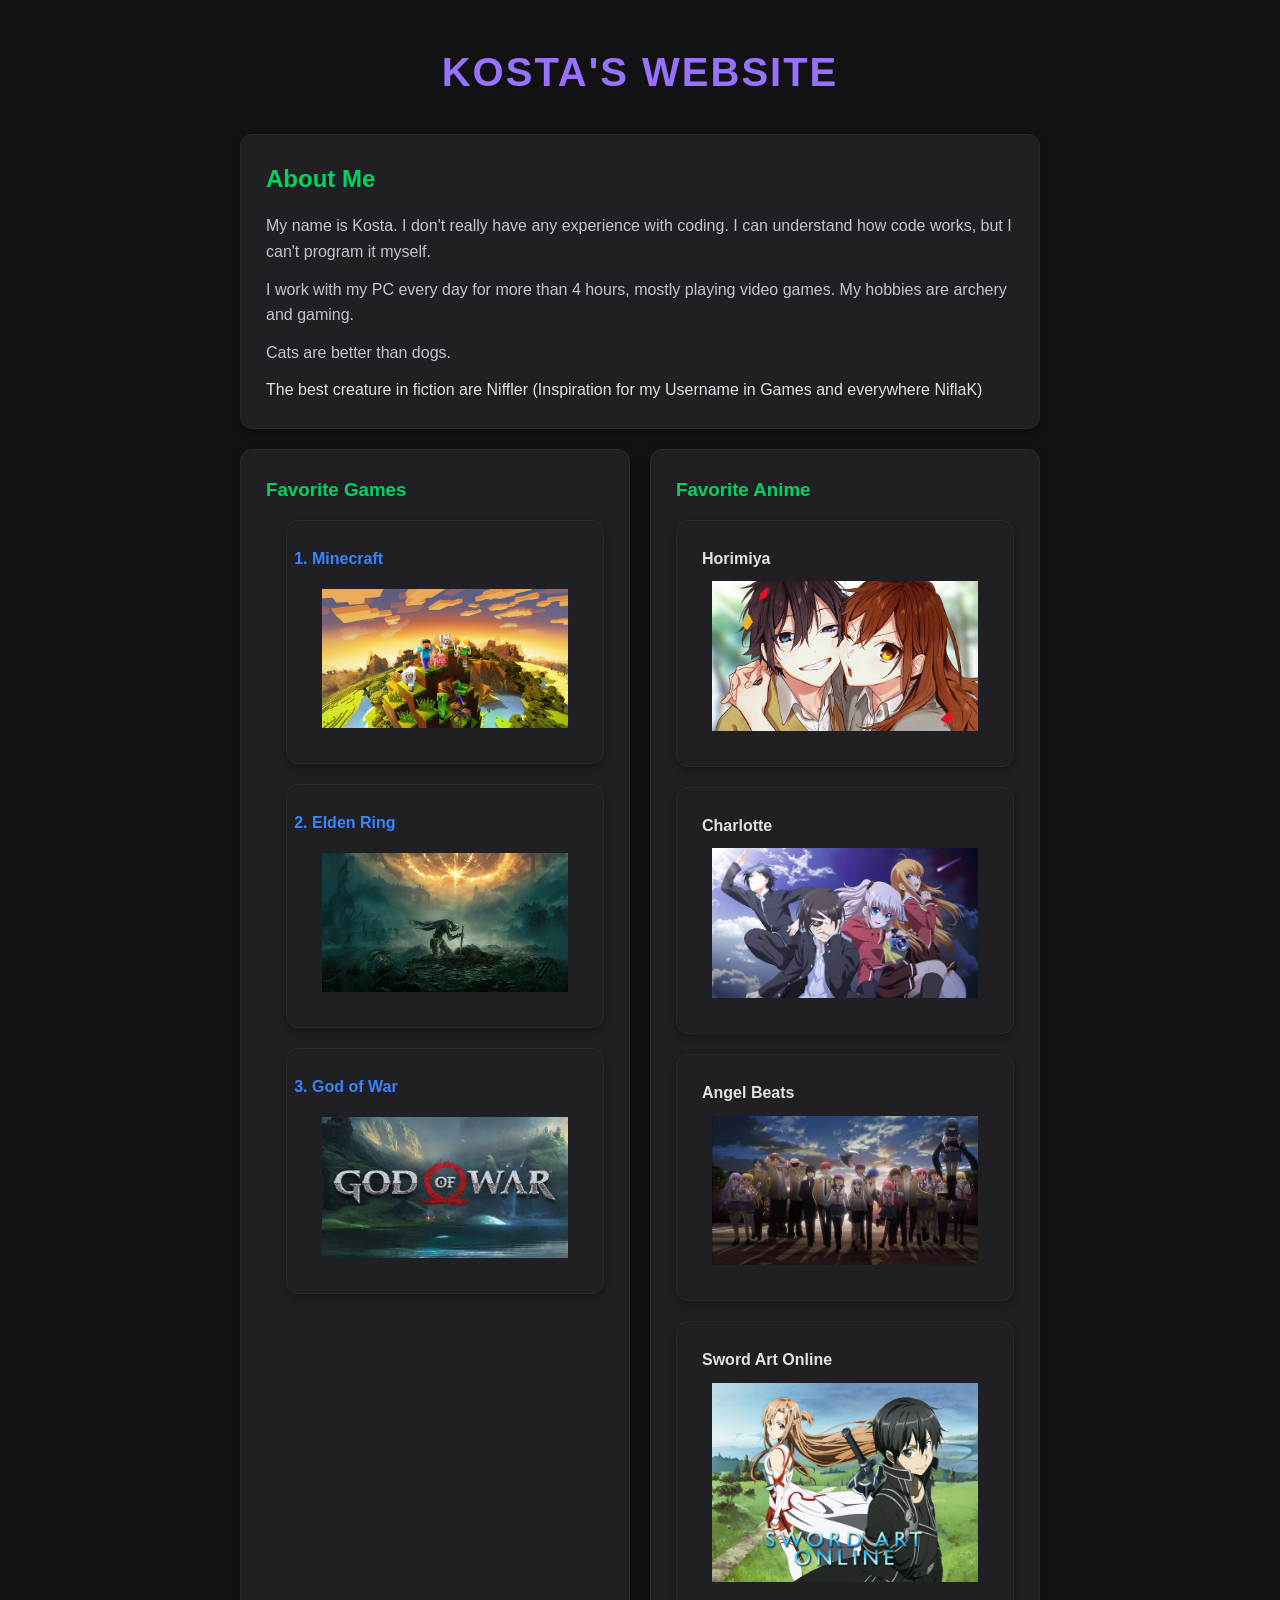
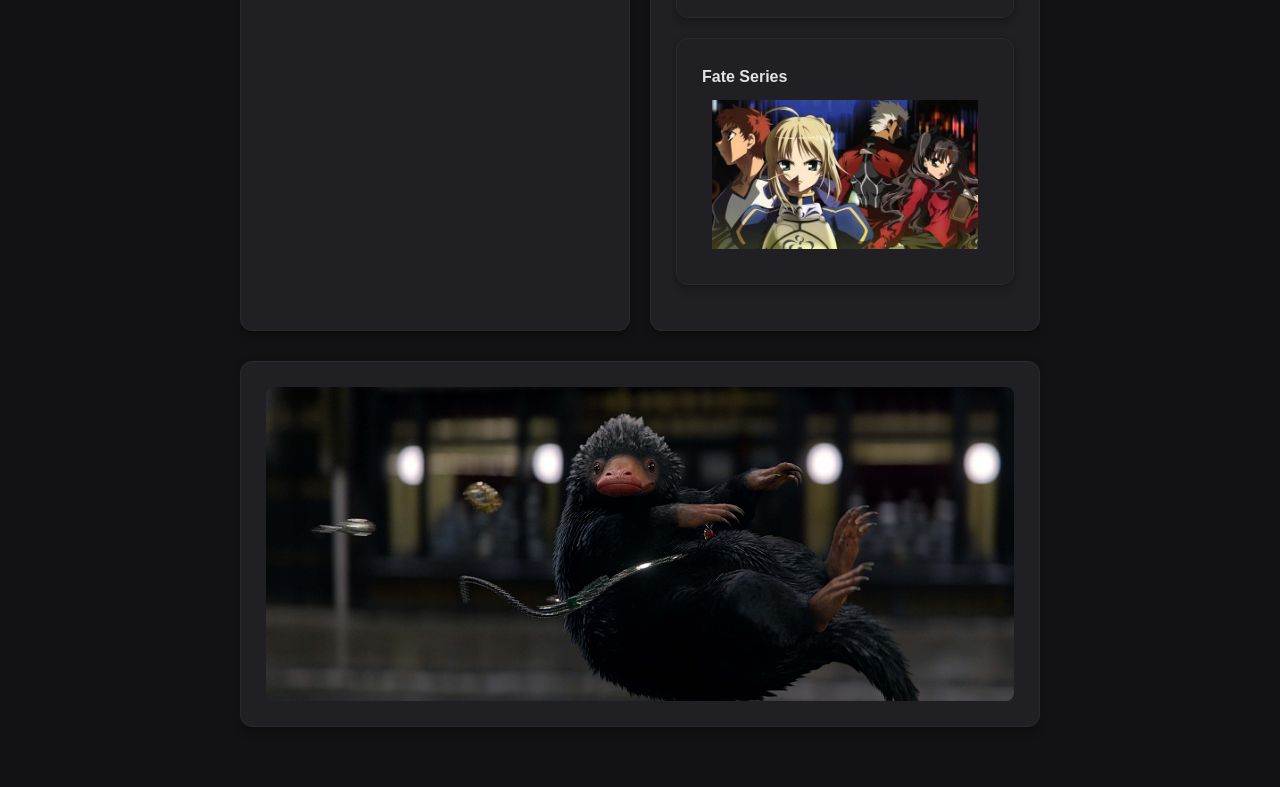
<file: index.html>
<!DOCTYPE html>
<html lang="en">
<head>
  <meta charset="UTF-8">
  <meta name="viewport" content="width=device-width, initial-scale=1.0">
  <title>Main Page</title>
  <link rel="stylesheet" href="experiment.css">
</head>

<body>

  <main class="container">

    <header>
      <h1>Kosta's Website</h1>
    </header>

    
    <section class="card intro">
      <h2>About Me</h2>
      <p>
        My name is Kosta. I don't really have any experience with coding.
        I can understand how code works, but I can't program it myself.
      </p>
      <p>
        I work with my PC every day for more than 4 hours, mostly playing video games.
        My hobbies are archery and gaming.
      </p>
      <p>
      Cats are better than dogs.
      </p>
      The best creature in fiction are Niffler (Inspiration for my Username in Games and everywhere NiflaK)
    </section>

    
    <div class="grid-container">

      
      <section class="card">
        <h3>Favorite Games</h3>
        <ol class="styled-list">
      <a href="minecraft experiment.html">
          <div class="minecraft-card" style="margin-top: 15px;">
          <li>Minecraft</li>
          <img src="minecraft.jpg" alt="Minecraft" class="image-section">
        </div>
      </a>
      <a href="elden ring experiment.html">
        <div class="minecraft-card" style="margin-top: 15px;">
          <li>Elden Ring</li>
          <img src="elden ring.webp" alt="Elden Ring" class="image-section">
        </div>
      </a>
        <a href="GodofWar.html">
          <div class="minecraft-card" style="margin-top: 15px;">
            <li>God of War</li>
            <img src="god of war.jpeg" alt="God of War" class="image-section">
          </div>
      </a>
        </ol>
      </section>

      <section class="card">
        <h3>Favorite Anime</h3>

        <div class="card" style="margin-top: 15px;">
          <h4>Horimiya</h4>
          <img src="horimya.jpeg" alt="Horimiya" class="image-section">
        </div>

        <div class="card" style="margin-top: 15px;">
          <h4>Charlotte</h4>
          <img src="charlotte.jpeg" alt="Charlotte" class="image-section">
        </div>

        <div class="card" style="margin-top: 15px;">
          <h4>Angel Beats</h4>
          <img src="angel beats.jpg" alt="Angel Beats" class="image-section">
        </div>

        <div class="card" style="margin-top: 15px;">
          <h4>Sword Art Online</h4>
          <img src="sword art online.png" alt="Sword Art Online" class="image-section">
        </div>

         <div class="card" style="margin-top: 15px;">
          <h4>Fate Series</h4>
          <img src="fate.jpeg" alt="Fate Series" class="image-section">
        </div>

      </section>
    </div>

    
    <section class="card niffler-section">
      <img src="niffler.jpg" alt="Niffler">
    </section>

  </main>

</body>
</html>
</file>
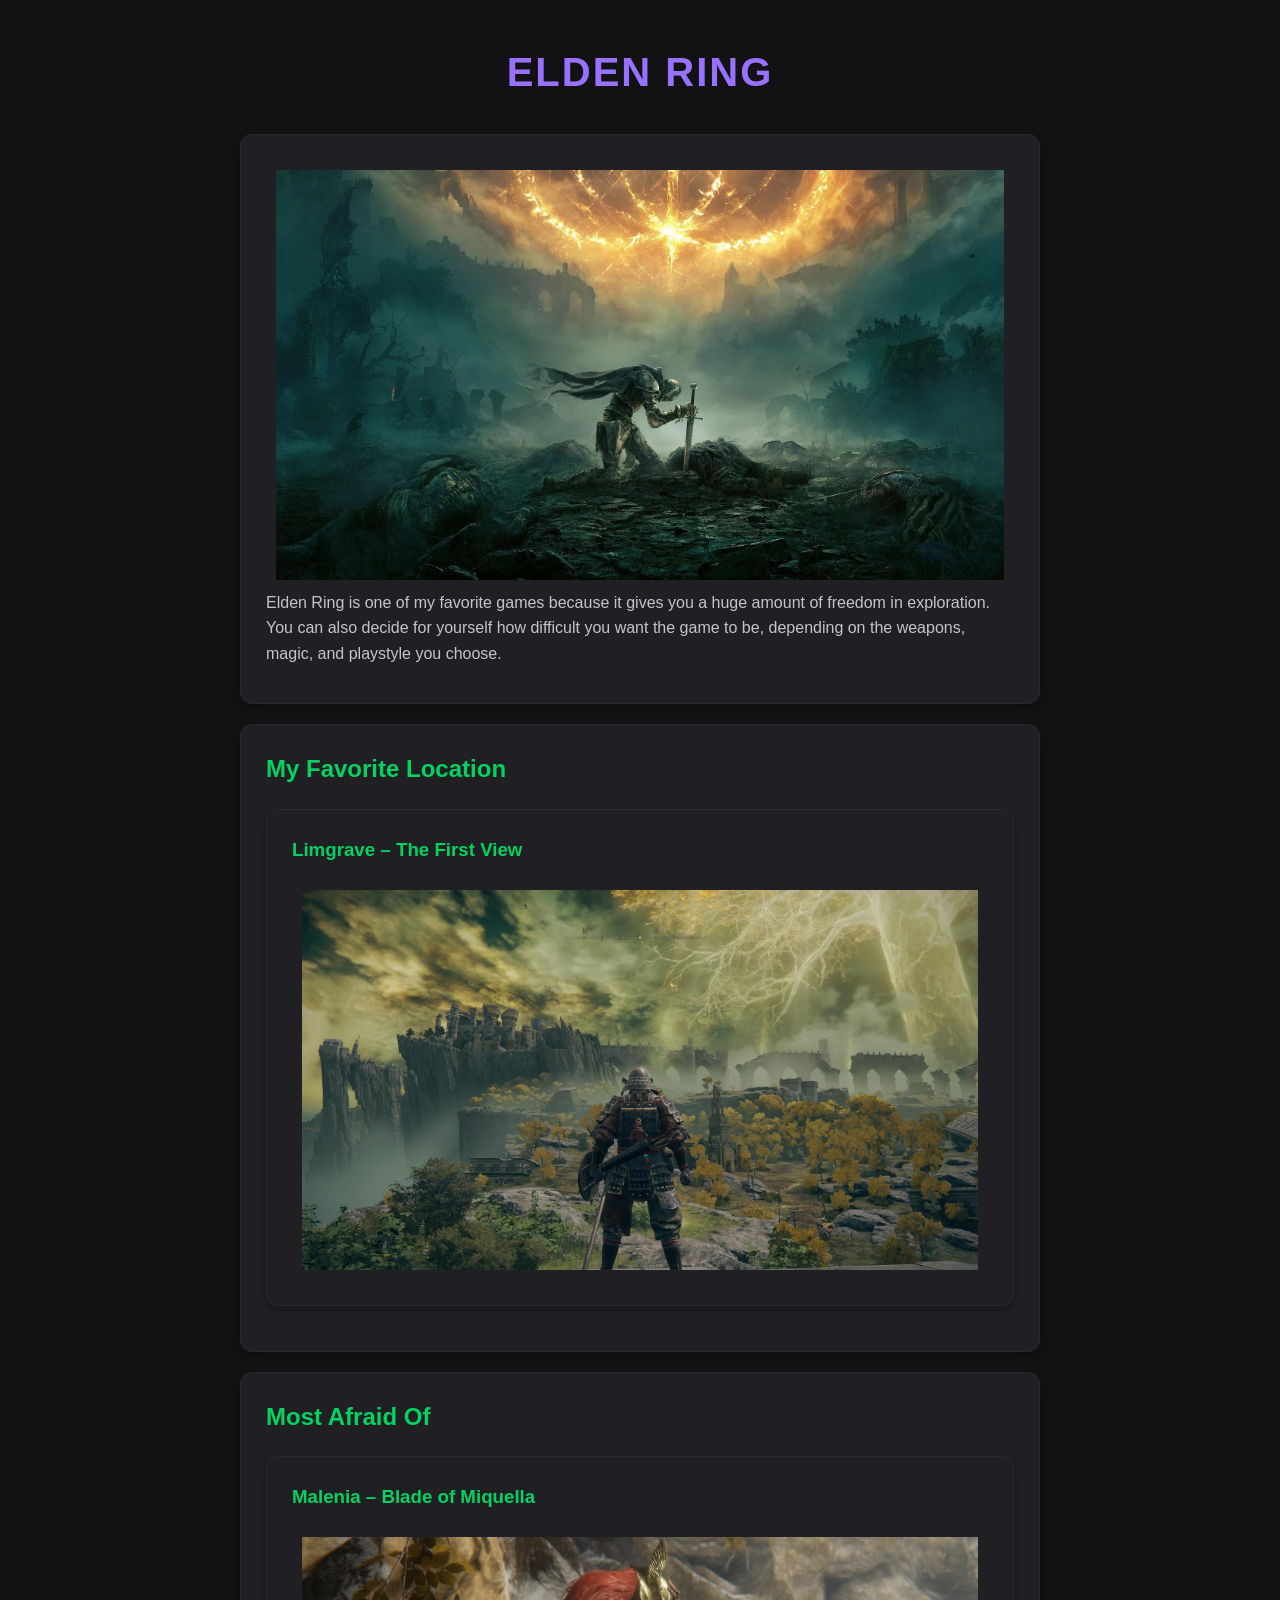
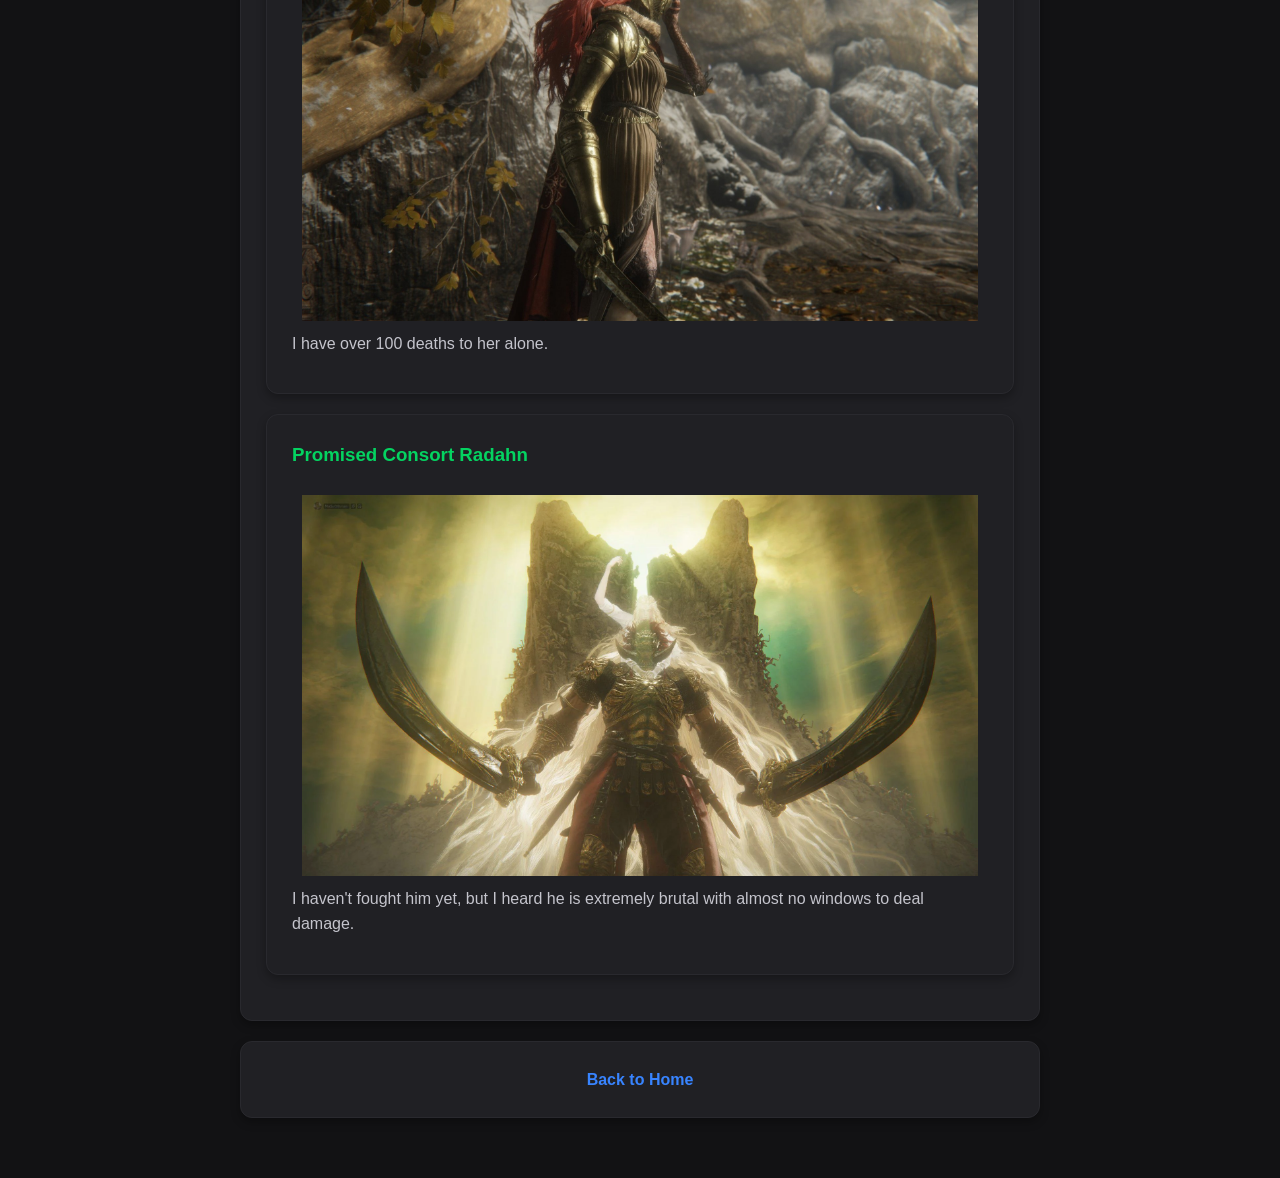
<file: elden ring experiment.html>
<!DOCTYPE html>
<html lang="en">
<head>
  <meta charset="UTF-8">
  <meta name="viewport" content="width=device-width, initial-scale=1.0">
  <title>Elden Ring</title>
  <link rel="stylesheet" href="experiment.css">
</head>

<body>

  <main class="container">

    <header>
      <h1 class="test">Elden Ring</h1>
    </header>

    
    <section class="card">
      <img src="elden ring.webp" alt="Elden Ring" class="image-section">
      <p>
        Elden Ring is one of my favorite games because it gives you a huge amount of freedom
        in exploration. You can also decide for yourself how difficult you want the game to be,
        depending on the weapons, magic, and playstyle you choose.
      </p>
    </section>

    
    <section class="card">
      <h2>My Favorite Location</h2>

      <div class="minecraft-card" style="margin-top: 20px;">
        <h3>Limgrave – The First View</h3>
        <img src="elden ring first view.jpg" alt="Limgrave" class="image-section">
      </div>
    </section>

    
    <section class="card">
      <h2>Most Afraid Of</h2>

      
      <div class="minecraft-card" style="margin-top: 20px;">
        <h3>Malenia – Blade of Miquella</h3>
        <img src="malenia.jpg" alt="Malenia" class="image-section">
        <p>I have over 100 deaths to her alone.</p>
      </div>

      
      <div class="minecraft-card" style="margin-top: 20px;">
        <h3>Promised Consort Radahn</h3>
        <img src="radan.webp" alt="Radahn" class="image-section">
        <p>
          I haven't fought him yet, but I heard he is extremely brutal
          with almost no windows to deal damage.
        </p>
      </div>
    </section>

    
    <section class="card" style="text-align: center;">
      <a href="index.html">Back to Home</a>
    </section>

  </main>

</body>
</html>
</file>
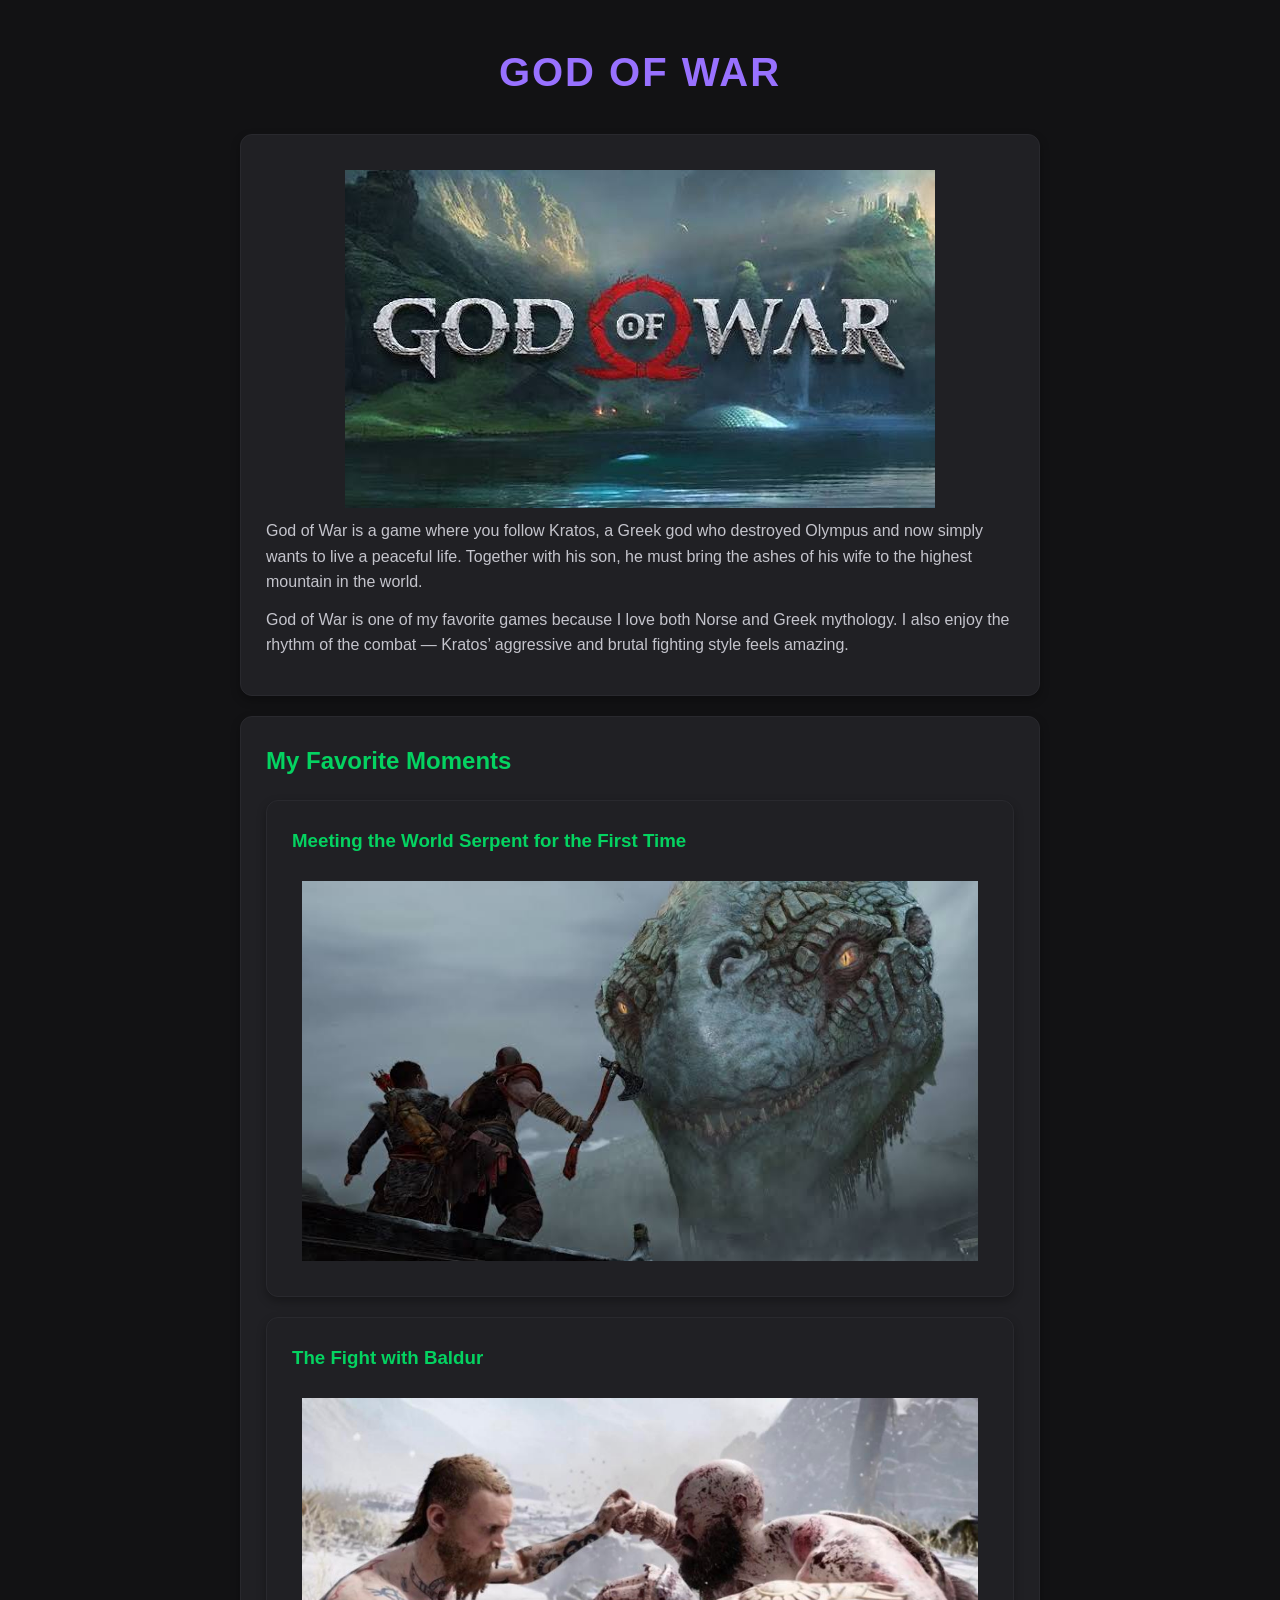
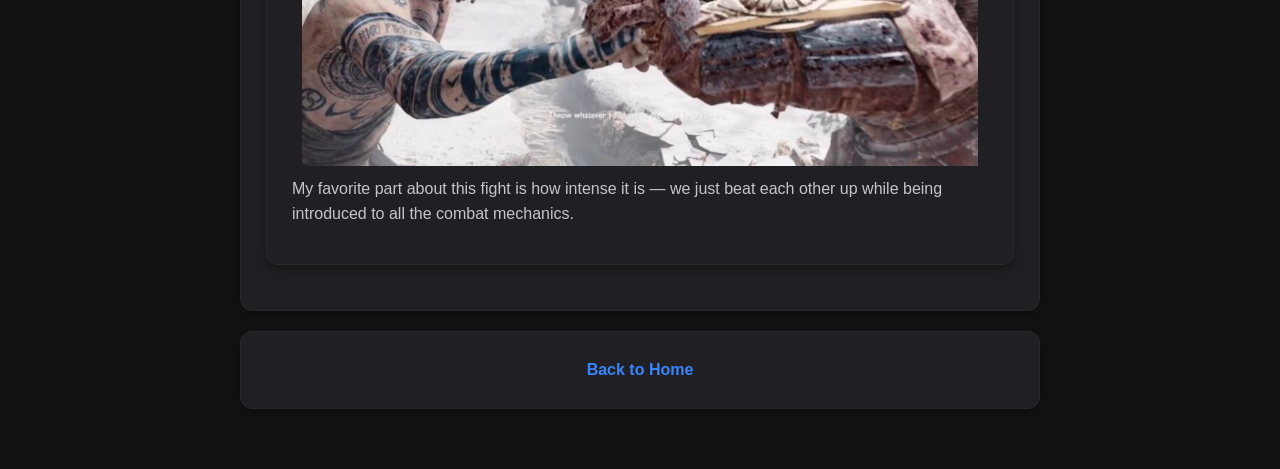
<file: GodofWar.html>
<!DOCTYPE html>
<html lang="en">
<head>
  <meta charset="UTF-8">
  <meta name="viewport" content="width=device-width, initial-scale=1.0">
  <title>God of War</title>
  <link rel="stylesheet" href="experiment.css">
</head>

<body>

  <main class="container">

    <header>
      <h1>God of War</h1>
    </header>

    
    <section class="card">
      <img src="god of war.jpeg" alt="God of War" class="image-section">
      <p>
        God of War is a game where you follow Kratos, a Greek god who destroyed Olympus
        and now simply wants to live a peaceful life. Together with his son, he must bring
        the ashes of his wife to the highest mountain in the world.
      </p>
      <p>
        God of War is one of my favorite games because I love both Norse and Greek mythology.
        I also enjoy the rhythm of the combat — Kratos’ aggressive and brutal fighting style
        feels amazing.
      </p>
    </section>

    
    <section class="card">
      <h2>My Favorite Moments</h2>

      <div class="minecraft-card" style="margin-top: 20px;">
        <h3>Meeting the World Serpent for the First Time</h3>
        <img src="schlange.jpeg" alt="World Serpent" class="image-section">
      </div>

      <div class="minecraft-card" style="margin-top: 20px;">
        <h3>The Fight with Baldur</h3>
        <img src="baldur.jpg" alt="Baldur" class="image-section">
        <p>
          My favorite part about this fight is how intense it is — we just beat each other up
          while being introduced to all the combat mechanics.
        </p>
      </div>
    </section>

    
    <section class="card" style="text-align: center;">
      <a href="index.html">Back to Home</a>
    </section>

  </main>

</body>
</html>
</file>
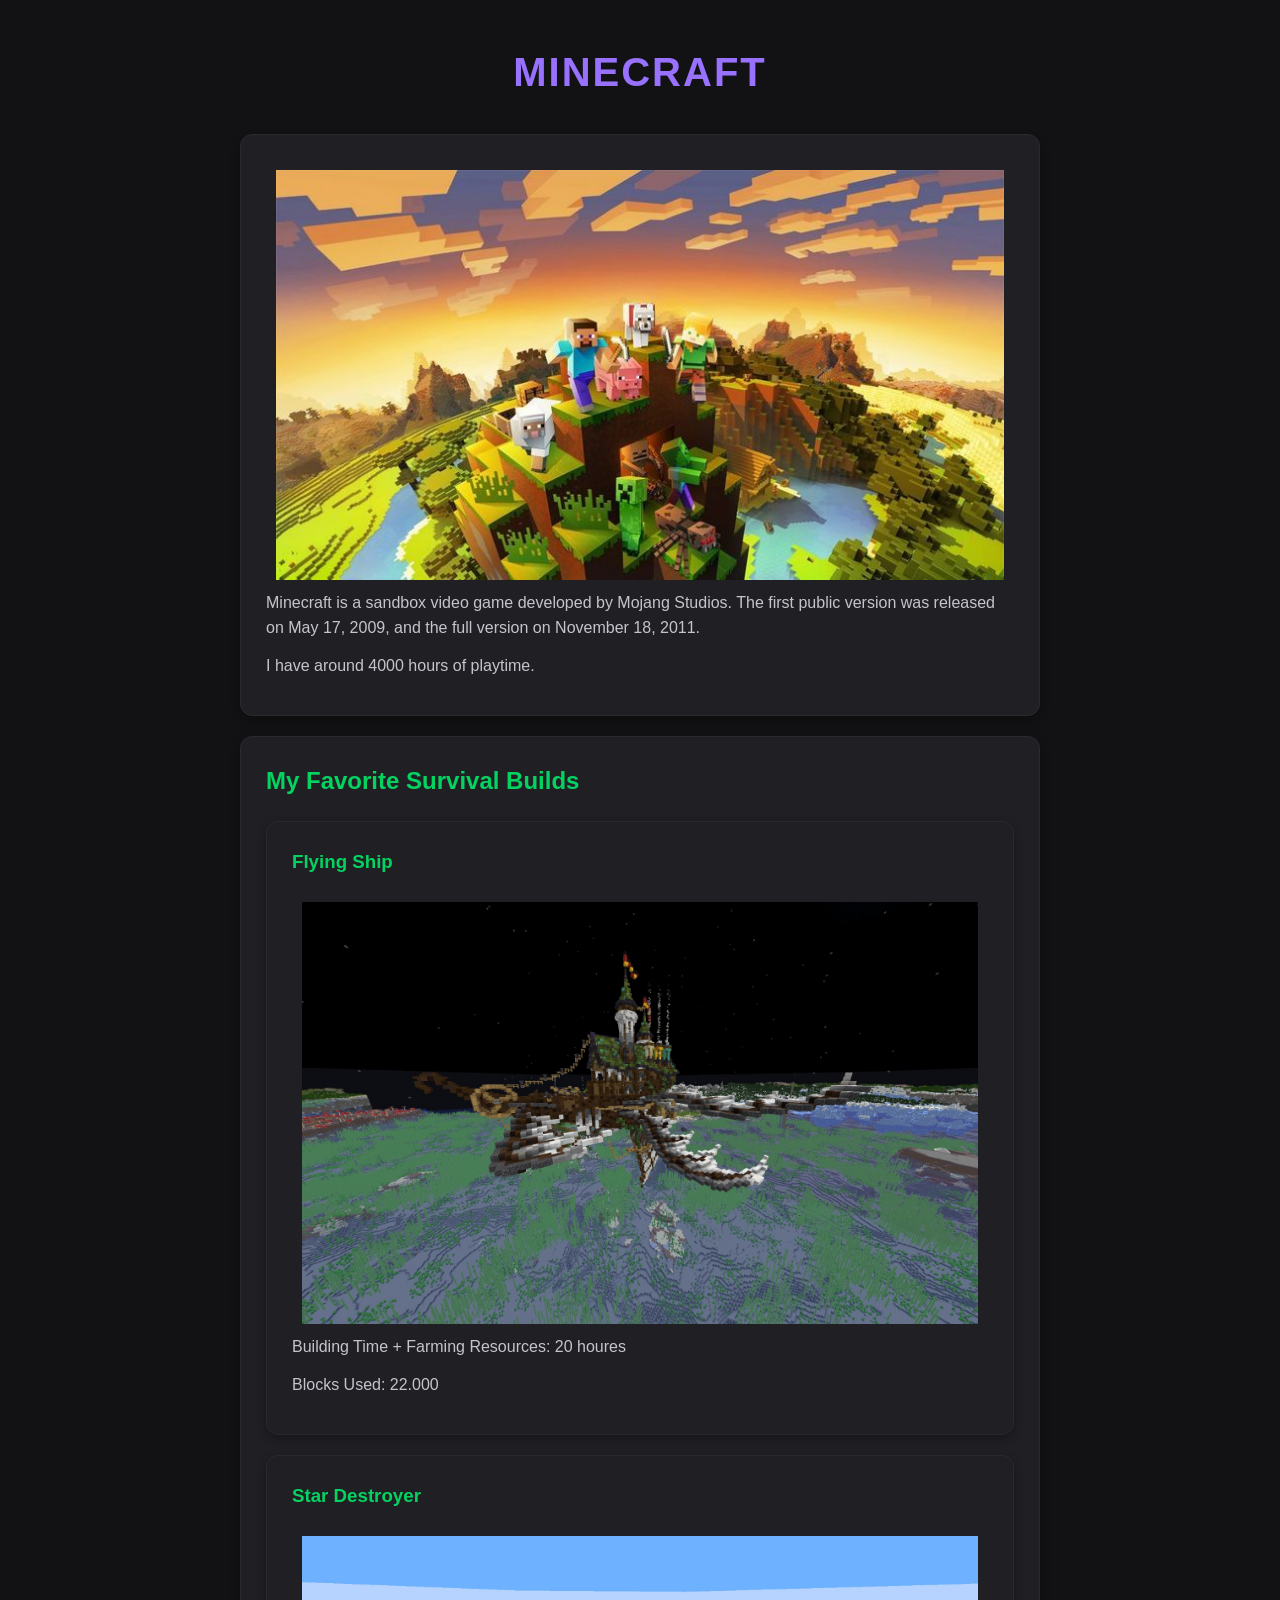
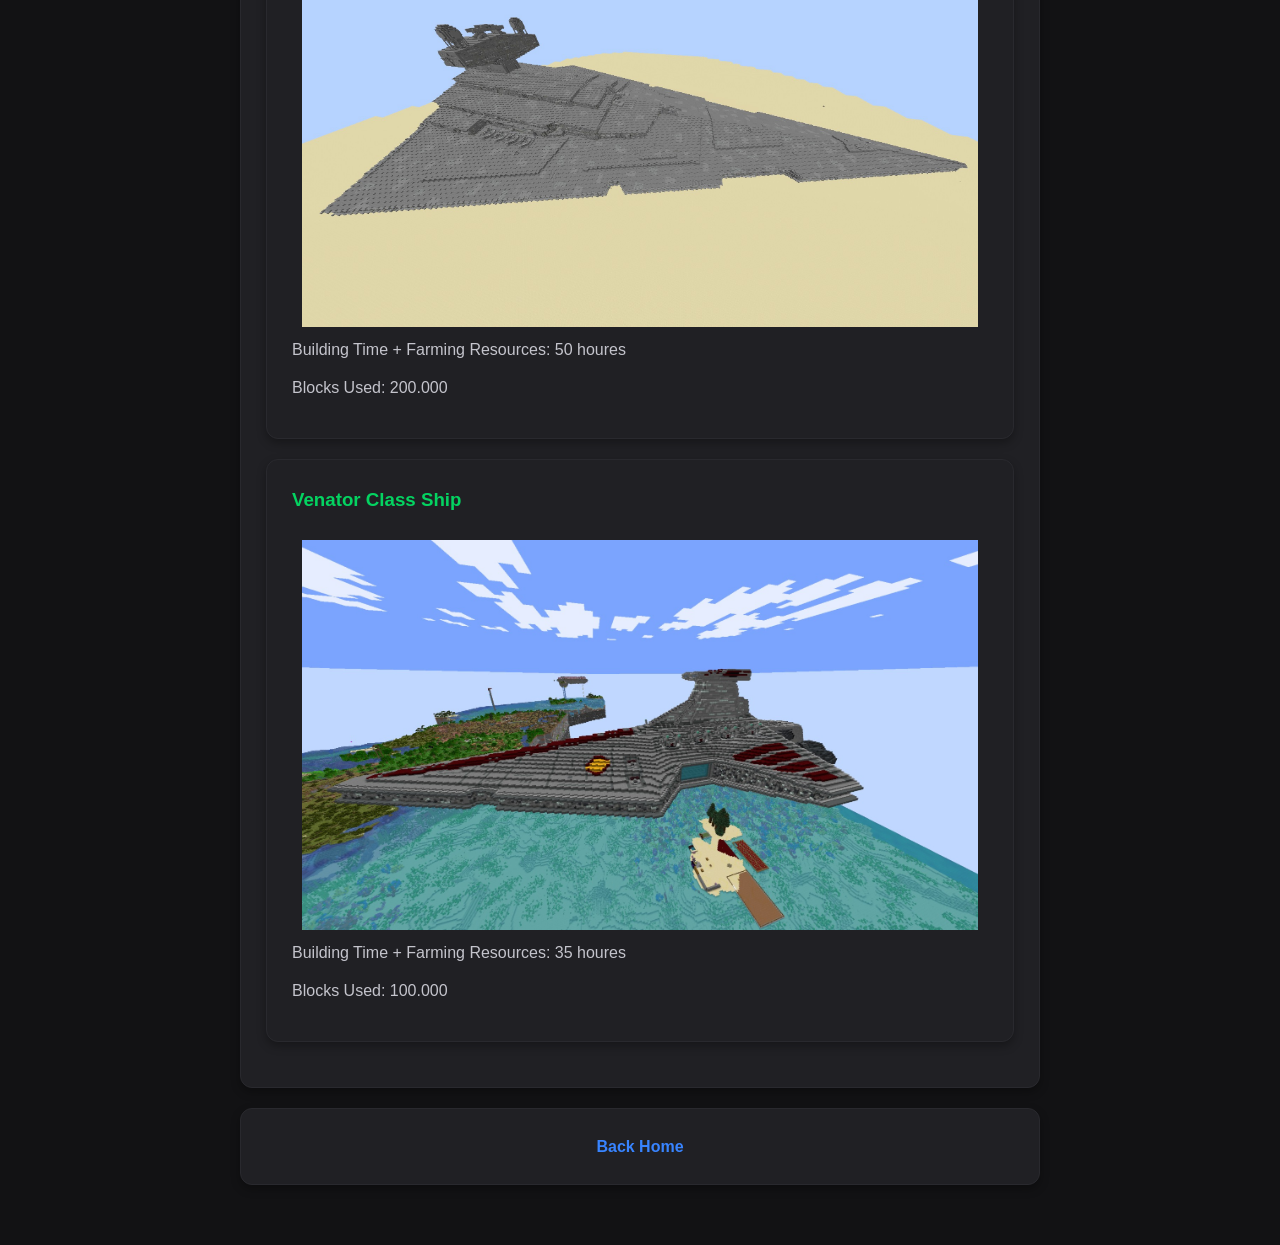
<file: minecraft experiment.html>
<!DOCTYPE html>
<html lang="de">
<head>
  <meta charset="UTF-8">
  <meta name="viewport" content="width=device-width, initial-scale=1.0">
  <title>Minecraft</title>
  <link rel="stylesheet" href="experiment.css">
</head>

<body>

  <main class="container">

    <header>
      <h1>Minecraft</h1>
    </header>

    
    <section class="card">
      <img src="minecraft.jpg" alt="Minecraft" class="image-section">
      <p>
        Minecraft is a sandbox video game developed by Mojang Studios.  
        The first public version was released on May 17, 2009, and the full version on November 18, 2011.
      </p>
      <p>
        I have around 4000 hours of playtime.
      </p>
    </section>

   
    <section class="card">
      <h2>My Favorite Survival Builds</h2>

      
      <div class="minecraft-card" style="margin-top: 20px;">
        <h3>Flying Ship</h3>
        <img src="build 1.jpeg" alt="Minecraft Build 1" class="image-section">
        <p>Building Time + Farming Resources: 20 houres</p>
        <p>Blocks Used: 22.000</p>
      </div>

      
      <div class="minecraft-card" style="margin-top: 20px;">
        <h3>Star Destroyer</h3>
        <img src="build 2.jpg" alt="Minecraft Build 2" class="image-section">
        <p>Building Time + Farming Resources: 50 houres</p>
        <p>Blocks Used: 200.000</p>
      </div>

      
      <div class="minecraft-card" style="margin-top: 20px;">
        <h3>Venator Class Ship</h3>
        <img src="build 3.jpeg" alt="Minecraft Build 3" class="image-section">
        <p>Building Time + Farming Resources: 35 houres</p>
        <p>Blocks Used: 100.000</p>
      </div>

    </section>

    
    <section class="card" style="text-align: center;">
      <a href="index.html">Back Home</a>
    </section>

  </main>

</body>
</html>
</file>
<file: experiment.css>
* {
  box-sizing: border-box;
  margin: 0;
  padding: 0;
}


body {
  background-color: #121214;
  color: #e1e1e6;
  font-family: 'Segoe UI', Tahoma, Geneva, Verdana, sans-serif;
  line-height: 1.6;
  padding: 40px 20px;
}

.container {
  max-width: 800px;
  margin: 0 auto;
}

header {
  text-align: center;
  margin-bottom: 30px;
}

h1 {
  font-size: 2.5rem;
  color: #9871ff;
  text-transform: uppercase;
  letter-spacing: 2px;
}

.card {
  background-color: #202024;
  padding: 25px;
  border-radius: 12px;
  margin-bottom: 20px;
  border: 1px solid #29292e;
  box-shadow: 0 4px 10px rgba(0, 0, 0, 0.3);
}

h2, h3 {
  color: #04d361;
  margin-bottom: 15px;
}

p {
  margin-bottom: 12px;
  color: #c4c4cc;
}

.grid-container {
  display: grid;
  grid-template-columns: 1fr 1fr;
  gap: 20px;
}

@media (max-width: 600px) {
  .grid-container {
    grid-template-columns: 1fr;
  }
}

.styled-list {
  padding-left: 20px;
}

.styled-list li {
  margin-bottom: 8px;
}

a {
  color: #3884ff;
  text-decoration: none;
  font-weight: bold;
  transition: color 0.2s;
}

a:hover {
  color: #9871ff;
  text-decoration: underline;
}

.image-section {
  text-align: center;
  padding: 10px;
}

img {
  max-width: 100%;
  height: auto;
  border-radius: 8px;
  display: block;
  margin: 0 auto;
}

.minecraft-card {
  background-color: #202024;
  padding: 25px;
  border-radius: 12px;
  margin-bottom: 20px;
  border: 1px solid #29292e;
  box-shadow: 0 4px 10px rgba(0, 0, 0, 0.3);
}

.minecraft-card:hover {
  transform: scale(1.05);
  transition: transform 0.3s ease;

}

.niffler-section {
  text-align: center;
  margin-top: 10px;

}

.niffler-section:hover {
  transform: scale(1.08);
  transition: transform 0.3s ease;
}
</file>
